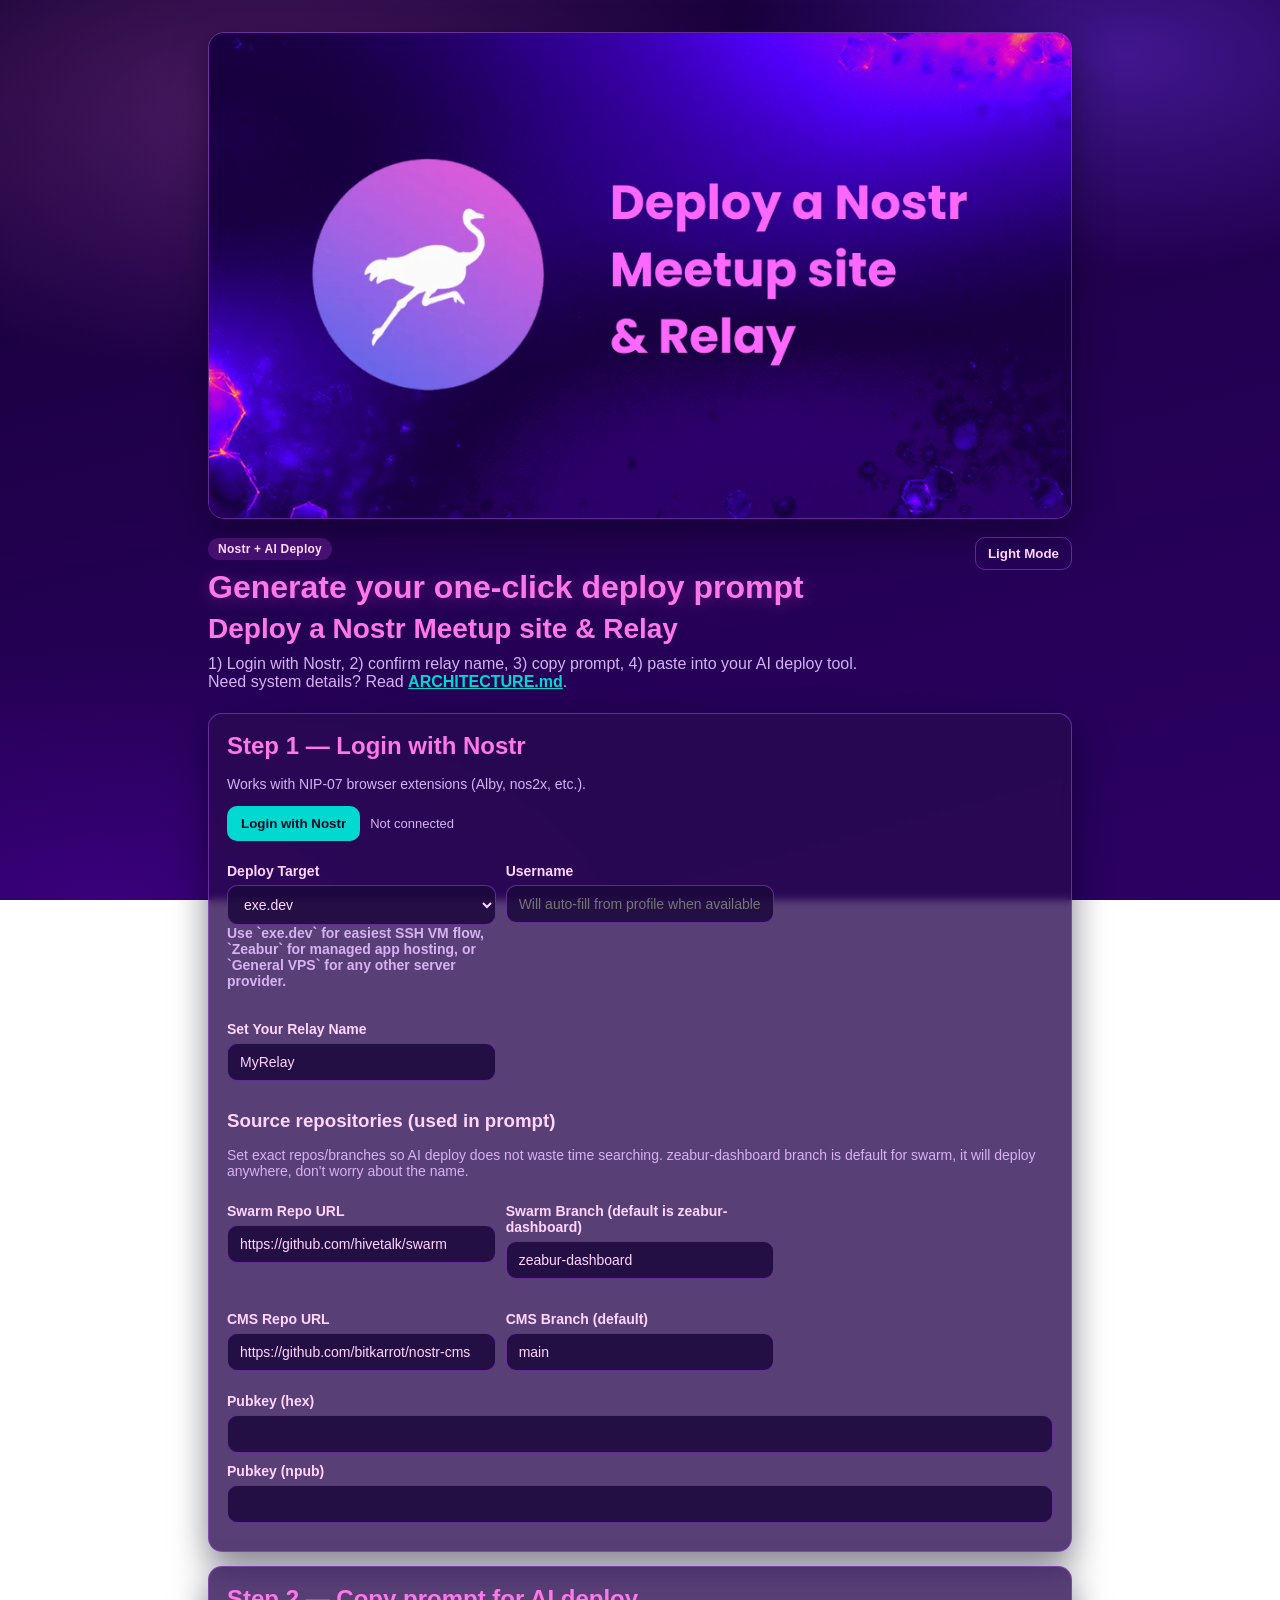
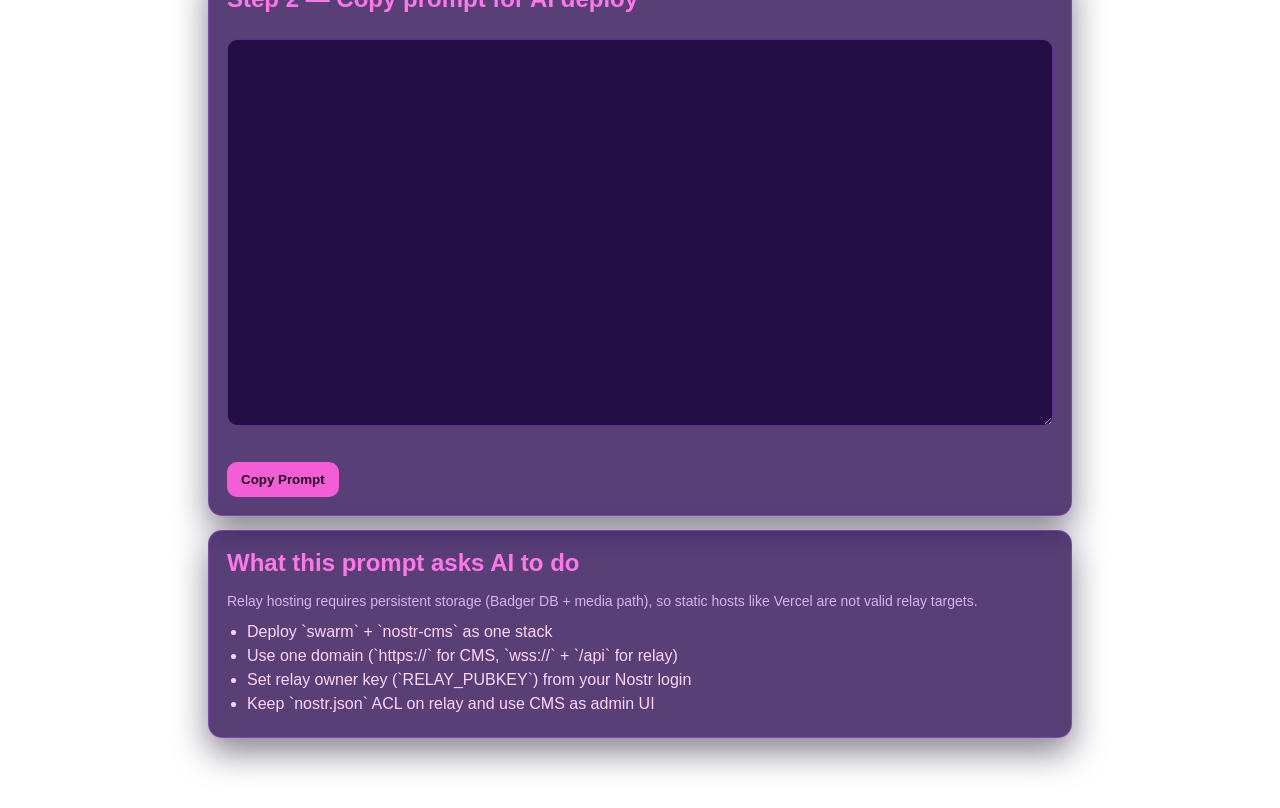
<file: index.html>
<!doctype html>
<html lang="en">
  <head>
    <meta charset="UTF-8" />
    <meta name="viewport" content="width=device-width, initial-scale=1.0" />
    <title>Nostr One-Click Deploy Prompt</title>
    <meta
      name="description"
      content="Login with Nostr, generate a deploy prompt, and paste it into your AI deploy assistant."
    />
    <link rel="stylesheet" href="./styles.css" />
  </head>
  <body>
    <main class="page">
      <header class="hero">
        <img class="hero-image" src="./header-image.png" alt="Deploy a Nostr Meetup site and Relay" />
        <div class="hero-top">
          <p class="badge">Nostr + AI Deploy</p>
          <button id="themeToggle" class="ghost" type="button" aria-label="Toggle theme">
            Light Mode
          </button>
        </div>
        <h1>Generate your one-click deploy prompt</h1>
        <p class="purpose">Deploy a Nostr Meetup site &amp; Relay</p>
        <p class="lede">
          1) Login with Nostr, 2) confirm relay name, 3) copy prompt, 4) paste into your AI deploy tool.
        </p>
        <p class="lede">
          Need system details? Read <a class="inline-link" href="./ARCHITECTURE.md" target="_blank" rel="noopener noreferrer">ARCHITECTURE.md</a>.
        </p>
      </header>

      <section class="card">
        <h2>Step 1 — Login with Nostr</h2>
        <p class="muted">Works with NIP-07 browser extensions (Alby, nos2x, etc.).</p>

        <div class="actions">
          <button id="loginButton" class="primary">Login with Nostr</button>
          <span id="status" class="status">Not connected</span>
        </div>

        <div class="grid">
          <label>
            Deploy Target
            <select id="targetInput">
              <option value="zeabur">Zeabur</option>
              <option value="exedev" selected>exe.dev</option>
              <option value="vps">General VPS</option>
            </select>
            <span class="muted">Use `exe.dev` for easiest SSH VM flow, `Zeabur` for managed app hosting, or `General VPS` for any other server provider.</span>
          </label>
          <label>
            Username
            <input id="usernameInput" type="text" placeholder="Will auto-fill from profile when available" />
          </label>
          </div>
          <div class="grid">
          <label>
            Set Your Relay Name
            <input id="relayNameInput" type="text" value="MyRelay" />
          </label>
          </div>
        </div>

        <h3>Source repositories (used in prompt)</h3>
        <p class="muted">Set exact repos/branches so AI deploy does not waste time searching.
          zeabur-dashboard branch is default for swarm, it will deploy anywhere, don't worry about the name.
        </p>

        <div class="grid">
          <label>
            Swarm Repo URL
            <input id="swarmRepoInput" type="text" value="https://github.com/hivetalk/swarm" />
          </label>
          <label>
            Swarm Branch (default is zeabur-dashboard)
            <input id="swarmBranchInput" type="text" value="zeabur-dashboard" />
          </label>
          </div>
          <div class="grid">
          <label>
            CMS Repo URL
            <input id="cmsRepoInput" type="text" value="https://github.com/bitkarrot/nostr-cms" />
          </label>
          <label>
            CMS Branch (default)
            <input id="cmsBranchInput" type="text" value="main" />
          </label>
        </div>

        <label>
          Pubkey (hex)
          <input id="pubkeyHexInput" type="text" readonly />
        </label>

        <label>
          Pubkey (npub)
          <input id="pubkeyNpubInput" type="text" readonly />
        </label>
      </section>

      <section class="card">
        <h2>Step 2 — Copy prompt for AI deploy</h2>
        <textarea id="promptOutput" rows="18" readonly></textarea>
        <div class="actions" style="margin-top: 2rem;">     
          <button id="copyButton" class="secondary">Copy Prompt</button>
          <span id="copyStatus" class="status"></span>
        </div>
      </section>

      <section class="card note">
        <h2>What this prompt asks AI to do</h2>
        <p class="muted">Relay hosting requires persistent storage (Badger DB + media path), so static hosts like Vercel are not valid relay targets.</p>
        <ul>
          <li>Deploy `swarm` + `nostr-cms` as one stack</li>
          <li>Use one domain (`https://` for CMS, `wss://` + `/api` for relay)</li>
          <li>Set relay owner key (`RELAY_PUBKEY`) from your Nostr login</li>
          <li>Keep `nostr.json` ACL on relay and use CMS as admin UI</li>
        </ul>
      </section>
    </main>

    <script type="module" src="./script.js"></script>
  </body>
</html>
</file>
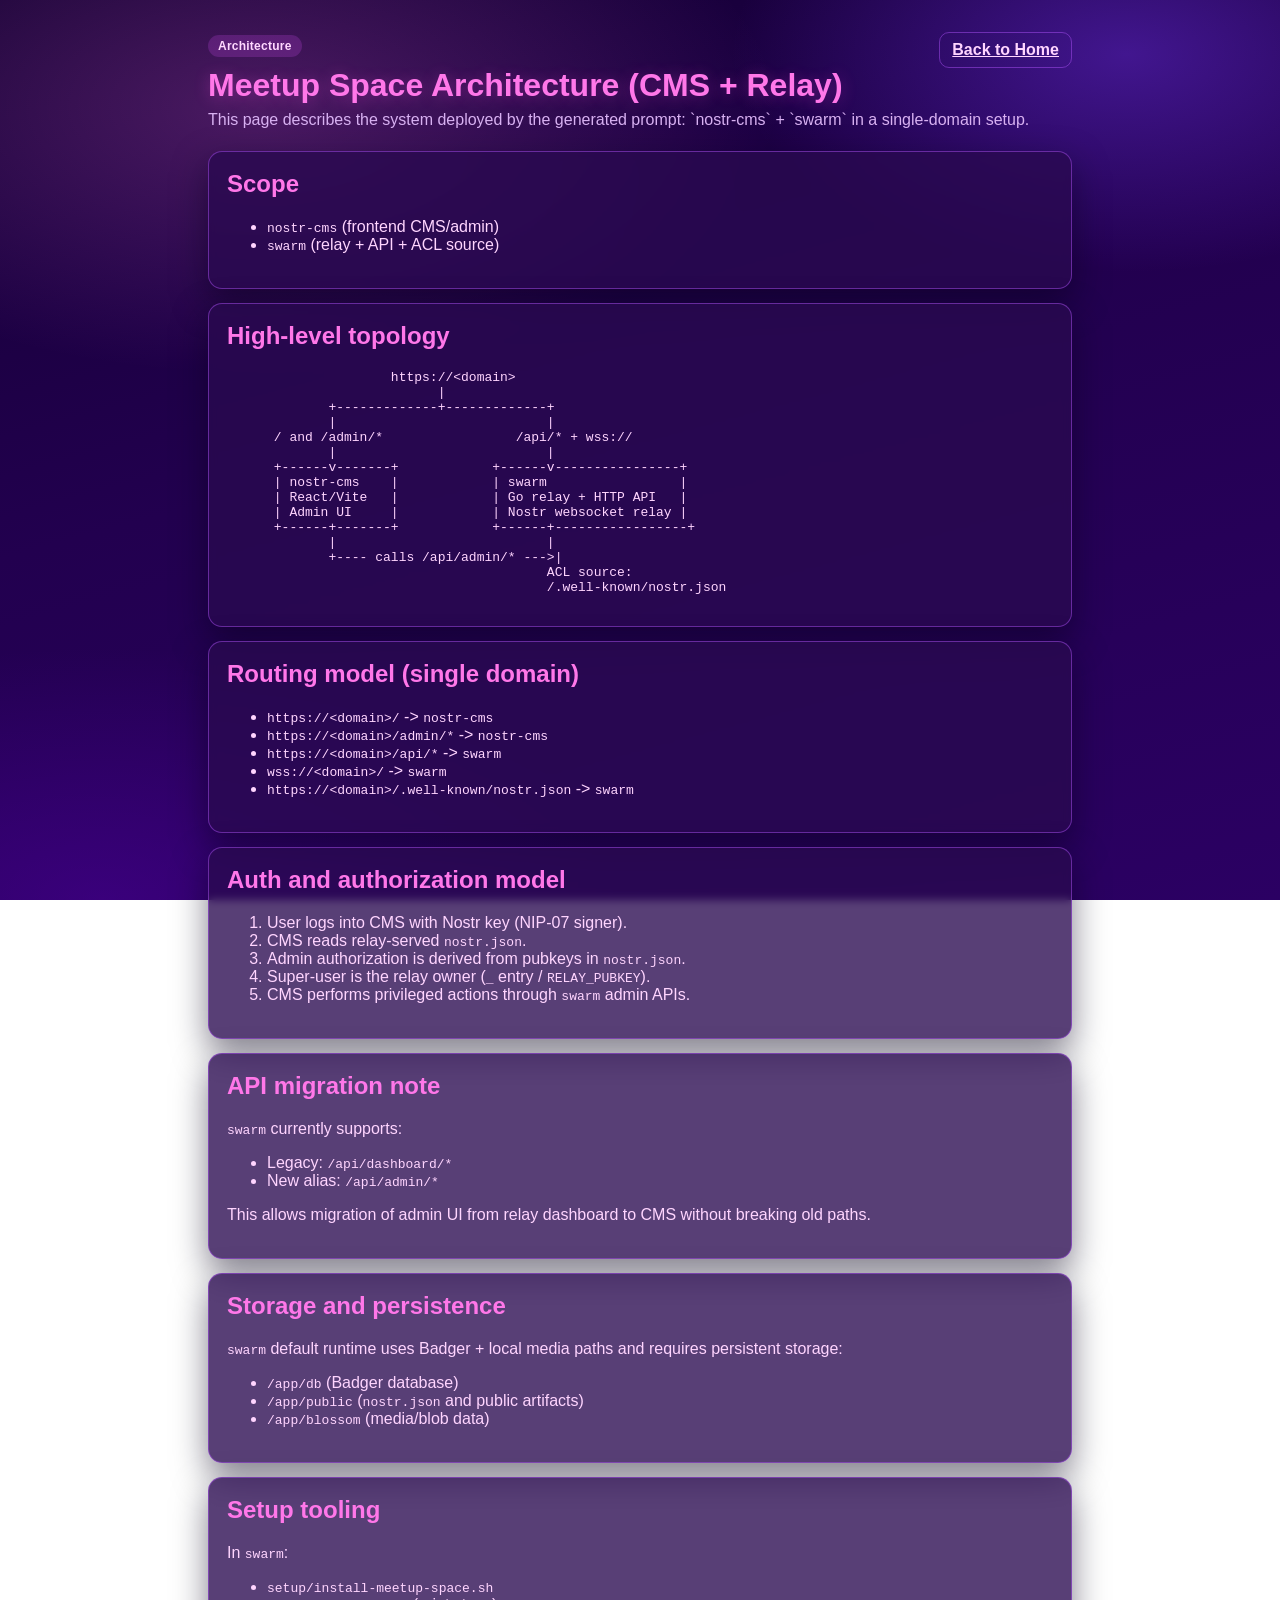
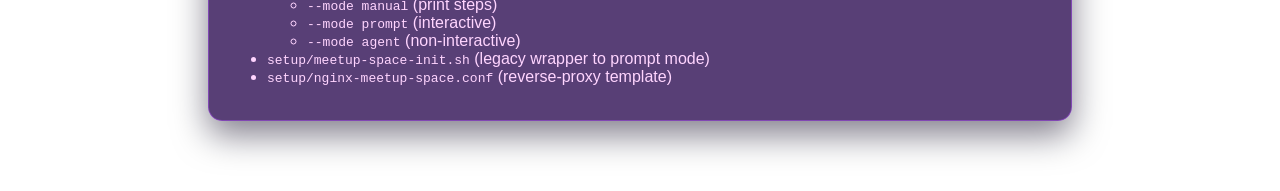
<file: architecture.html>
<!doctype html>
<html lang="en">
  <head>
    <meta charset="UTF-8" />
    <meta name="viewport" content="width=device-width, initial-scale=1.0" />
    <title>Meetup Space Architecture</title>
    <meta name="description" content="Meetup Space architecture for nostr-cms and swarm relay." />
    <link rel="stylesheet" href="./styles.css" />
  </head>
  <body>
    <main class="page">
      <header class="hero">
        <div class="hero-top">
          <p class="badge">Architecture</p>
          <a class="ghost" href="./">Back to Home</a>
        </div>
        <h1>Meetup Space Architecture (CMS + Relay)</h1>
        <p class="lede">
          This page describes the system deployed by the generated prompt: `nostr-cms` + `swarm` in a single-domain setup.
        </p>
      </header>

      <section class="card">
        <h2>Scope</h2>
        <ul>
          <li><code>nostr-cms</code> (frontend CMS/admin)</li>
          <li><code>swarm</code> (relay + API + ACL source)</li>
        </ul>
      </section>

      <section class="card">
        <h2>High-level topology</h2>
        <pre><code>                     https://&lt;domain&gt;
                           |
             +-------------+-------------+
             |                           |
      / and /admin/*                 /api/* + wss://
             |                           |
      +------v-------+            +------v----------------+
      | nostr-cms    |            | swarm                 |
      | React/Vite   |            | Go relay + HTTP API   |
      | Admin UI     |            | Nostr websocket relay |
      +------+-------+            +------+-----------------+
             |                           |
             +---- calls /api/admin/* ---&gt;|
                                         ACL source:
                                         /.well-known/nostr.json</code></pre>
      </section>

      <section class="card">
        <h2>Routing model (single domain)</h2>
        <ul>
          <li><code>https://&lt;domain&gt;/</code> -&gt; <code>nostr-cms</code></li>
          <li><code>https://&lt;domain&gt;/admin/*</code> -&gt; <code>nostr-cms</code></li>
          <li><code>https://&lt;domain&gt;/api/*</code> -&gt; <code>swarm</code></li>
          <li><code>wss://&lt;domain&gt;/</code> -&gt; <code>swarm</code></li>
          <li><code>https://&lt;domain&gt;/.well-known/nostr.json</code> -&gt; <code>swarm</code></li>
        </ul>
      </section>

      <section class="card">
        <h2>Auth and authorization model</h2>
        <ol>
          <li>User logs into CMS with Nostr key (NIP-07 signer).</li>
          <li>CMS reads relay-served <code>nostr.json</code>.</li>
          <li>Admin authorization is derived from pubkeys in <code>nostr.json</code>.</li>
          <li>Super-user is the relay owner (<code>_</code> entry / <code>RELAY_PUBKEY</code>).</li>
          <li>CMS performs privileged actions through <code>swarm</code> admin APIs.</li>
        </ol>
      </section>

      <section class="card">
        <h2>API migration note</h2>
        <p><code>swarm</code> currently supports:</p>
        <ul>
          <li>Legacy: <code>/api/dashboard/*</code></li>
          <li>New alias: <code>/api/admin/*</code></li>
        </ul>
        <p>This allows migration of admin UI from relay dashboard to CMS without breaking old paths.</p>
      </section>

      <section class="card">
        <h2>Storage and persistence</h2>
        <p><code>swarm</code> default runtime uses Badger + local media paths and requires persistent storage:</p>
        <ul>
          <li><code>/app/db</code> (Badger database)</li>
          <li><code>/app/public</code> (<code>nostr.json</code> and public artifacts)</li>
          <li><code>/app/blossom</code> (media/blob data)</li>
        </ul>
      </section>

      <section class="card">
        <h2>Setup tooling</h2>
        <p>In <code>swarm</code>:</p>
        <ul>
          <li><code>setup/install-meetup-space.sh</code>
            <ul>
              <li><code>--mode manual</code> (print steps)</li>
              <li><code>--mode prompt</code> (interactive)</li>
              <li><code>--mode agent</code> (non-interactive)</li>
            </ul>
          </li>
          <li><code>setup/meetup-space-init.sh</code> (legacy wrapper to prompt mode)</li>
          <li><code>setup/nginx-meetup-space.conf</code> (reverse-proxy template)</li>
        </ul>
      </section>
    </main>

    <script>
      (function () {
        const saved = localStorage.getItem('theme');
        document.body.setAttribute('data-theme', saved === 'light' ? 'light' : 'dark');
      })();
    </script>
  </body>
</html>
</file>
<file: styles.css>
:root {
  --bg: #1a0340;
  --card: rgba(41, 10, 80, 0.78);
  --text: #ffd5ff;
  --muted: #d8b1f2;
  --line: rgba(180, 86, 255, 0.45);
  --primary: #00d8d0;
  --primary-hover: #00bbb5;
  --secondary: #f35dd5;
  --secondary-hover: #df45bf;
  --badge-text: #ffd8ff;
  --badge-bg: rgba(219, 79, 255, 0.2);
  --headline: #ff77e9;
  --input-bg: rgba(28, 8, 61, 0.86);
  --surface-shadow: 0 14px 34px rgba(7, 0, 27, 0.5);
}

body[data-theme="light"] {
  --bg: #f2e7ff;
  --card: rgba(255, 255, 255, 0.9);
  --text: #3c1454;
  --muted: #6f4b8e;
  --line: rgba(173, 95, 234, 0.35);
  --primary: #0aaea8;
  --primary-hover: #08918c;
  --secondary: #d63cb4;
  --secondary-hover: #b92d98;
  --badge-text: #7a0b8a;
  --badge-bg: rgba(240, 132, 255, 0.28);
  --headline: #cb2fae;
  --input-bg: rgba(255, 255, 255, 0.9);
  --surface-shadow: 0 14px 34px rgba(105, 57, 137, 0.2);
}

* {
  box-sizing: border-box;
}

body {
  margin: 0;
  font-family: "Avenir Next", "Segoe UI", sans-serif;
  color: var(--text);
  background:
    radial-gradient(900px 460px at 20% 12%, rgba(255, 119, 233, 0.22) 0%, transparent 58%),
    radial-gradient(760px 420px at 88% 6%, rgba(121, 55, 255, 0.4) 0%, transparent 52%),
    radial-gradient(840px 420px at 8% 100%, rgba(84, 0, 170, 0.42) 0%, transparent 60%),
    linear-gradient(165deg, #140033 0%, #22004f 45%, #2b0063 100%);
  background-attachment: fixed;
}

.page {
  max-width: 900px;
  margin: 0 auto;
  padding: 32px 18px 56px;
}

.hero {
  margin-bottom: 22px;
}

.hero-image {
  width: 100%;
  border-radius: 16px;
  border: 1px solid var(--line);
  box-shadow: var(--surface-shadow);
  margin: 0 0 14px;
}

.hero-top {
  display: flex;
  justify-content: space-between;
  align-items: center;
  gap: 12px;
}

.badge {
  display: inline-block;
  margin: 0 0 8px;
  font-size: 12px;
  color: var(--badge-text);
  background: var(--badge-bg);
  padding: 4px 10px;
  border-radius: 999px;
  font-weight: 700;
  letter-spacing: 0.02em;
}

.ghost {
  border: 1px solid var(--line);
  background: transparent;
  color: var(--text);
  border-radius: 10px;
  padding: 8px 12px;
  font-weight: 700;
}

.ghost:hover {
  background: rgba(229, 136, 255, 0.16);
}

h1 {
  margin: 0 0 8px;
  font-size: 32px;
  line-height: 1.1;
  color: var(--headline);
  text-shadow: 0 2px 16px rgba(251, 76, 220, 0.32);
}

h2 {
  margin-top: 0;
  color: var(--headline);
}

.lede {
  margin: 0;
  color: var(--muted);
}

.purpose {
  margin: 0 0 10px;
  color: var(--headline);
  font-size: 28px;
  line-height: 1.15;
  font-weight: 800;
}

@media (max-width: 640px) {
  .purpose {
    font-size: 24px;
  }
}

.inline-link {
  color: var(--primary);
  font-weight: 700;
  text-decoration: underline;
}

.inline-link:hover {
  color: var(--primary-hover);
}

.card {
  background: var(--card);
  border: 1px solid var(--line);
  border-radius: 14px;
  padding: 18px;
  margin-bottom: 14px;
  box-shadow: var(--surface-shadow);
  backdrop-filter: blur(4px);
}

.muted {
  margin-top: -4px;
  color: var(--muted);
  font-size: 14px;
}

.grid {
  display: grid;
  grid-template-columns: 1fr;
  gap: 10px;
  margin: 12px 0;
}

@media (min-width: 760px) {
  .grid {
    grid-template-columns: repeat(3, 1fr);
  }
}

label {
  display: block;
  font-weight: 600;
  font-size: 14px;
  margin: 10px 0;
}

input,
select,
textarea {
  width: 100%;
  margin-top: 6px;
  border: 1px solid var(--line);
  border-radius: 10px;
  padding: 10px 12px;
  font-size: 14px;
  font-family: inherit;
  color: var(--text);
  background: var(--input-bg);
}

input:focus,
select:focus,
textarea:focus {
  outline: 2px solid rgba(0, 216, 208, 0.45);
  outline-offset: 0;
}

textarea {
  font-family: "SFMono-Regular", Menlo, Consolas, monospace;
  resize: vertical;
  line-height: 1.45;
}

.actions {
  display: flex;
  align-items: center;
  gap: 10px;
  flex-wrap: wrap;
}

button {
  border: 0;
  border-radius: 10px;
  padding: 10px 14px;
  font-weight: 700;
  cursor: pointer;
}

.primary {
  background: var(--primary);
  color: #130a27;
}

.primary:hover {
  background: var(--primary-hover);
}

.secondary {
  background: var(--secondary);
  color: #240726;
}

.secondary:hover {
  background: var(--secondary-hover);
}

.status {
  font-size: 13px;
  color: var(--muted);
}

.note ul {
  margin: 0;
  padding-left: 20px;
}

.note li {
  margin: 6px 0;
}
</file>
